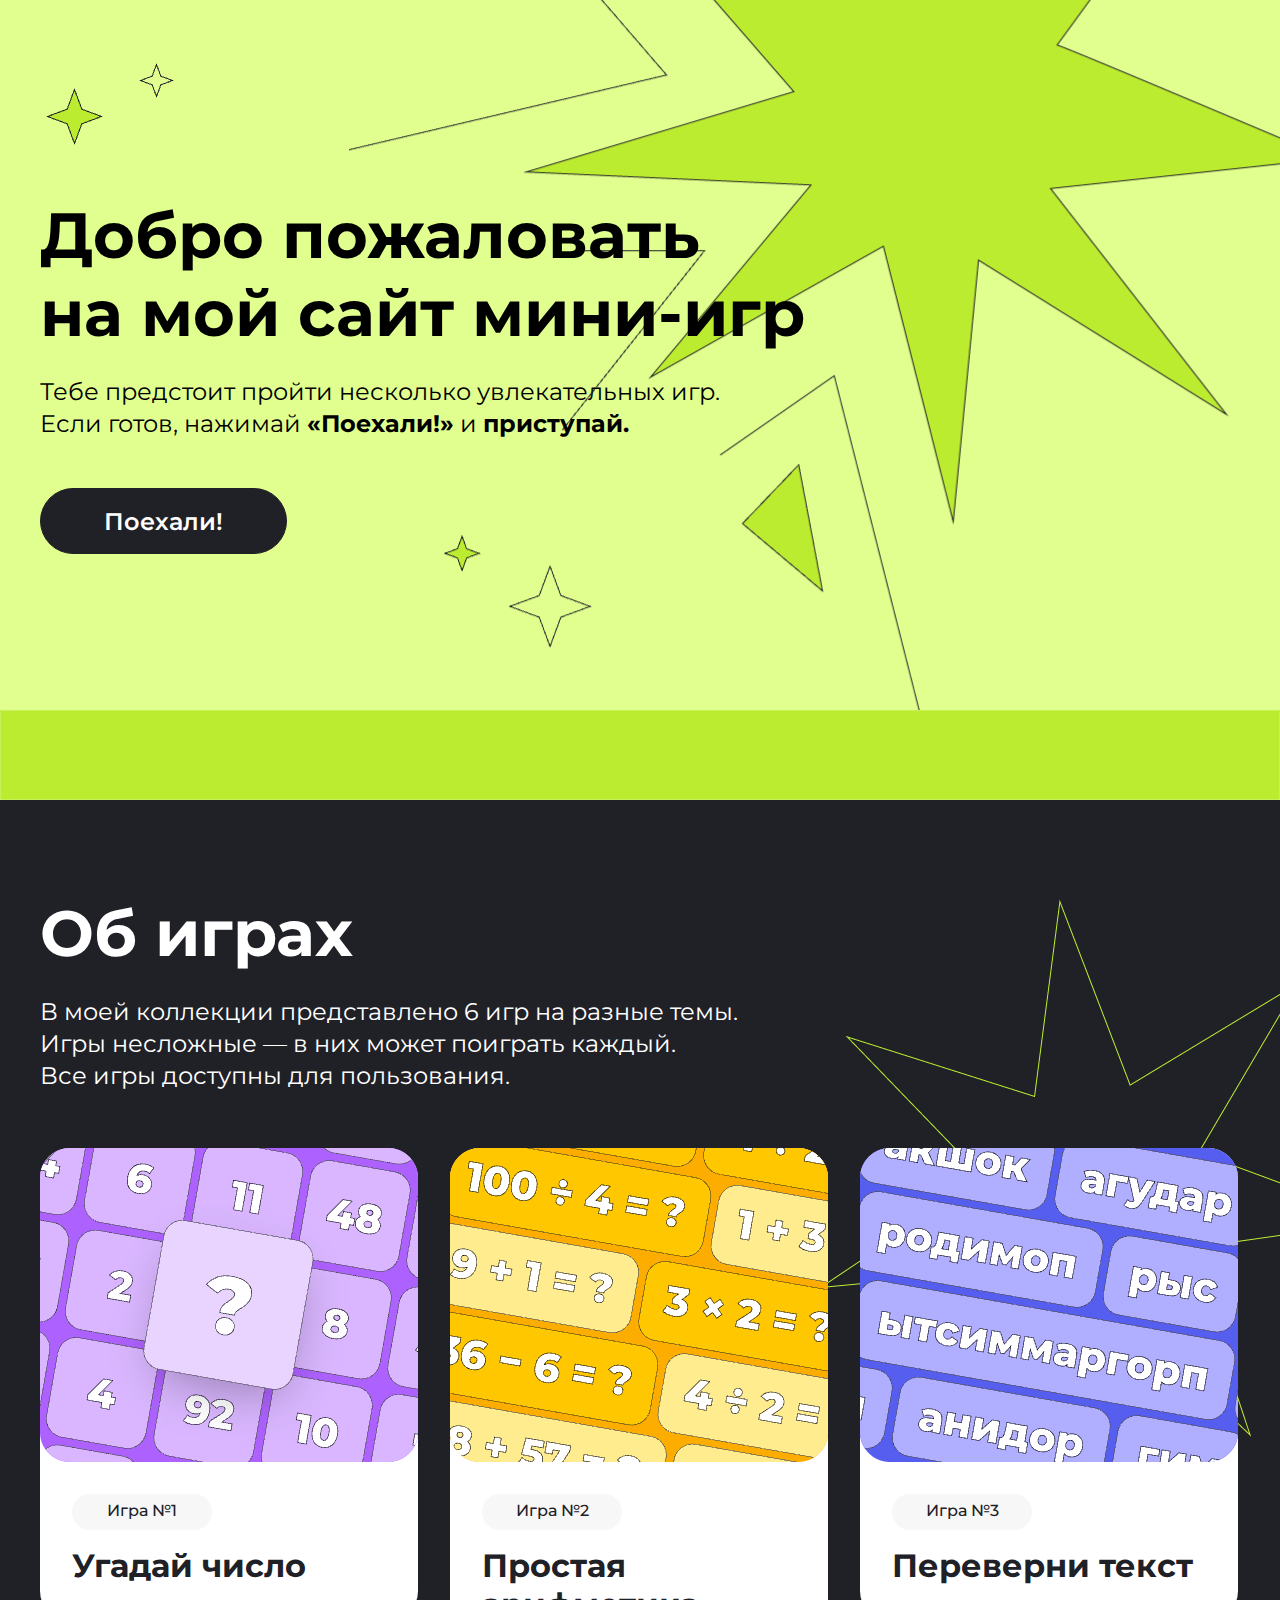
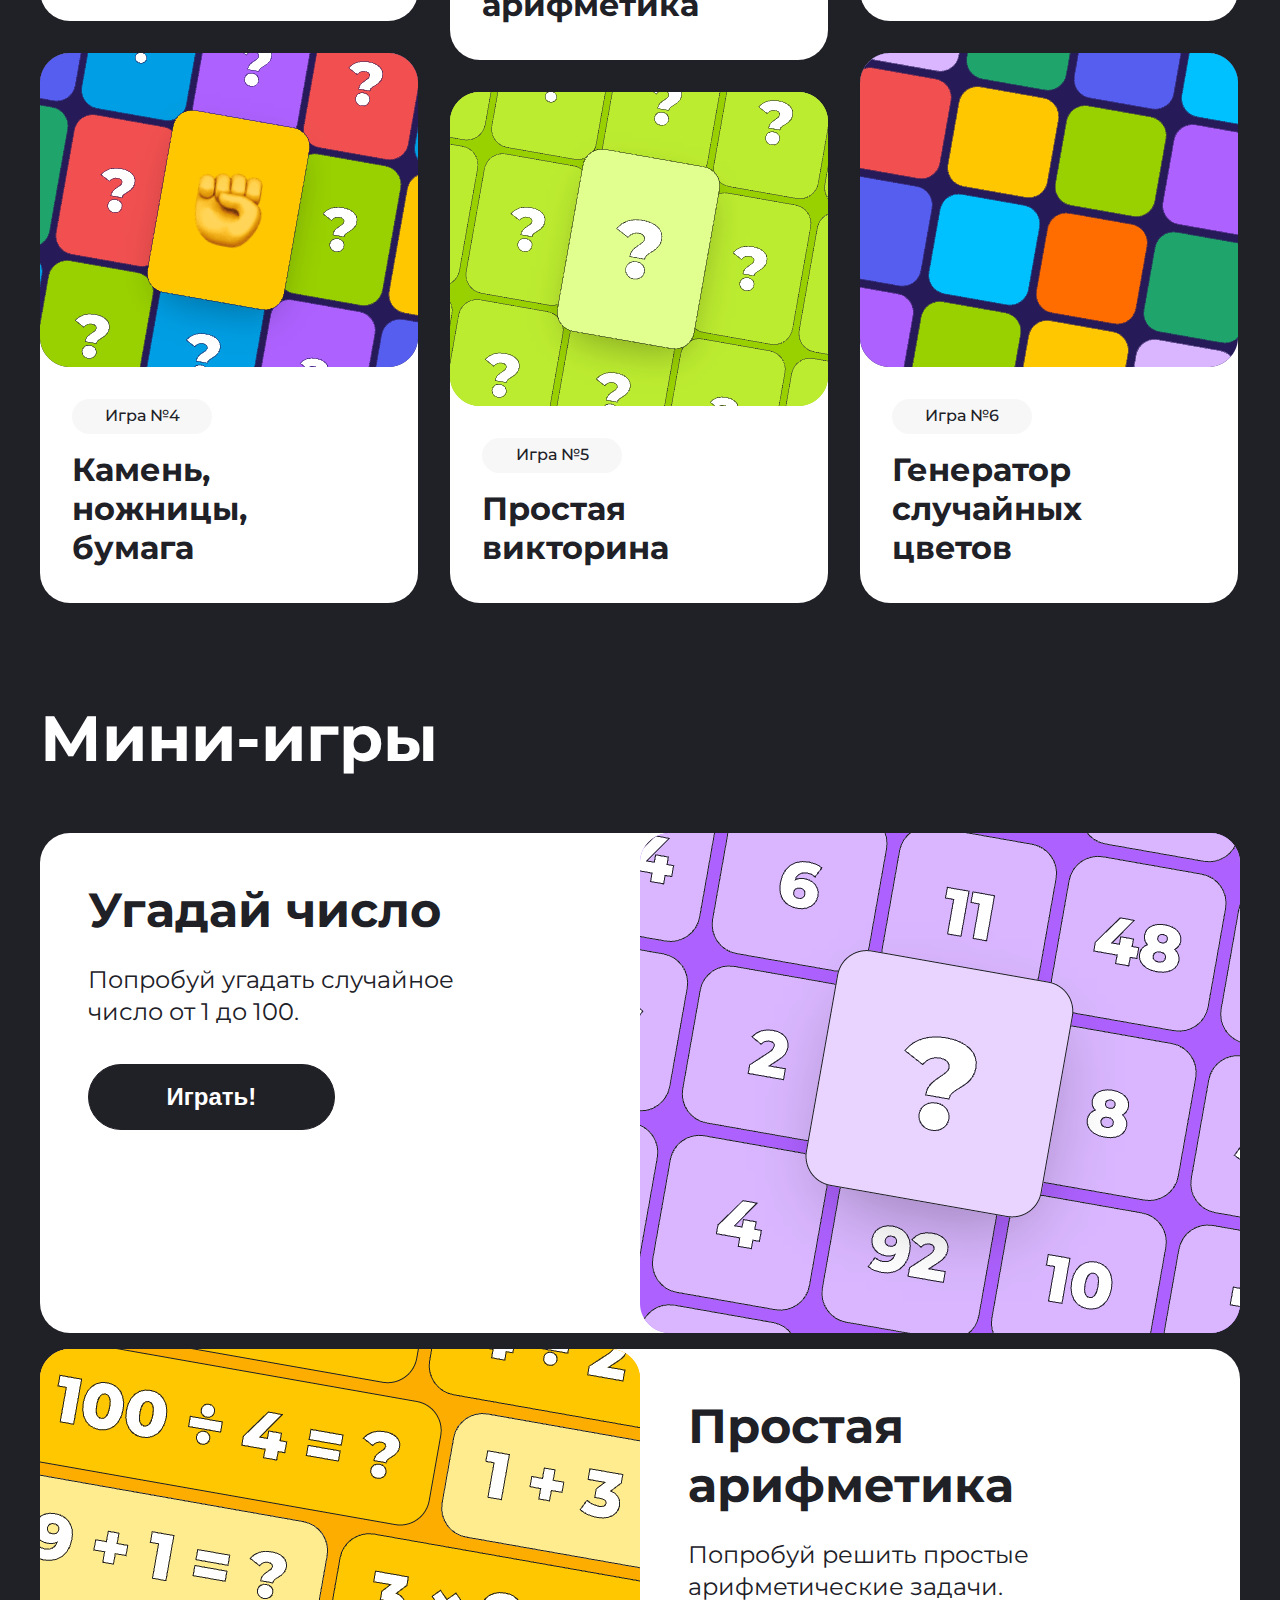
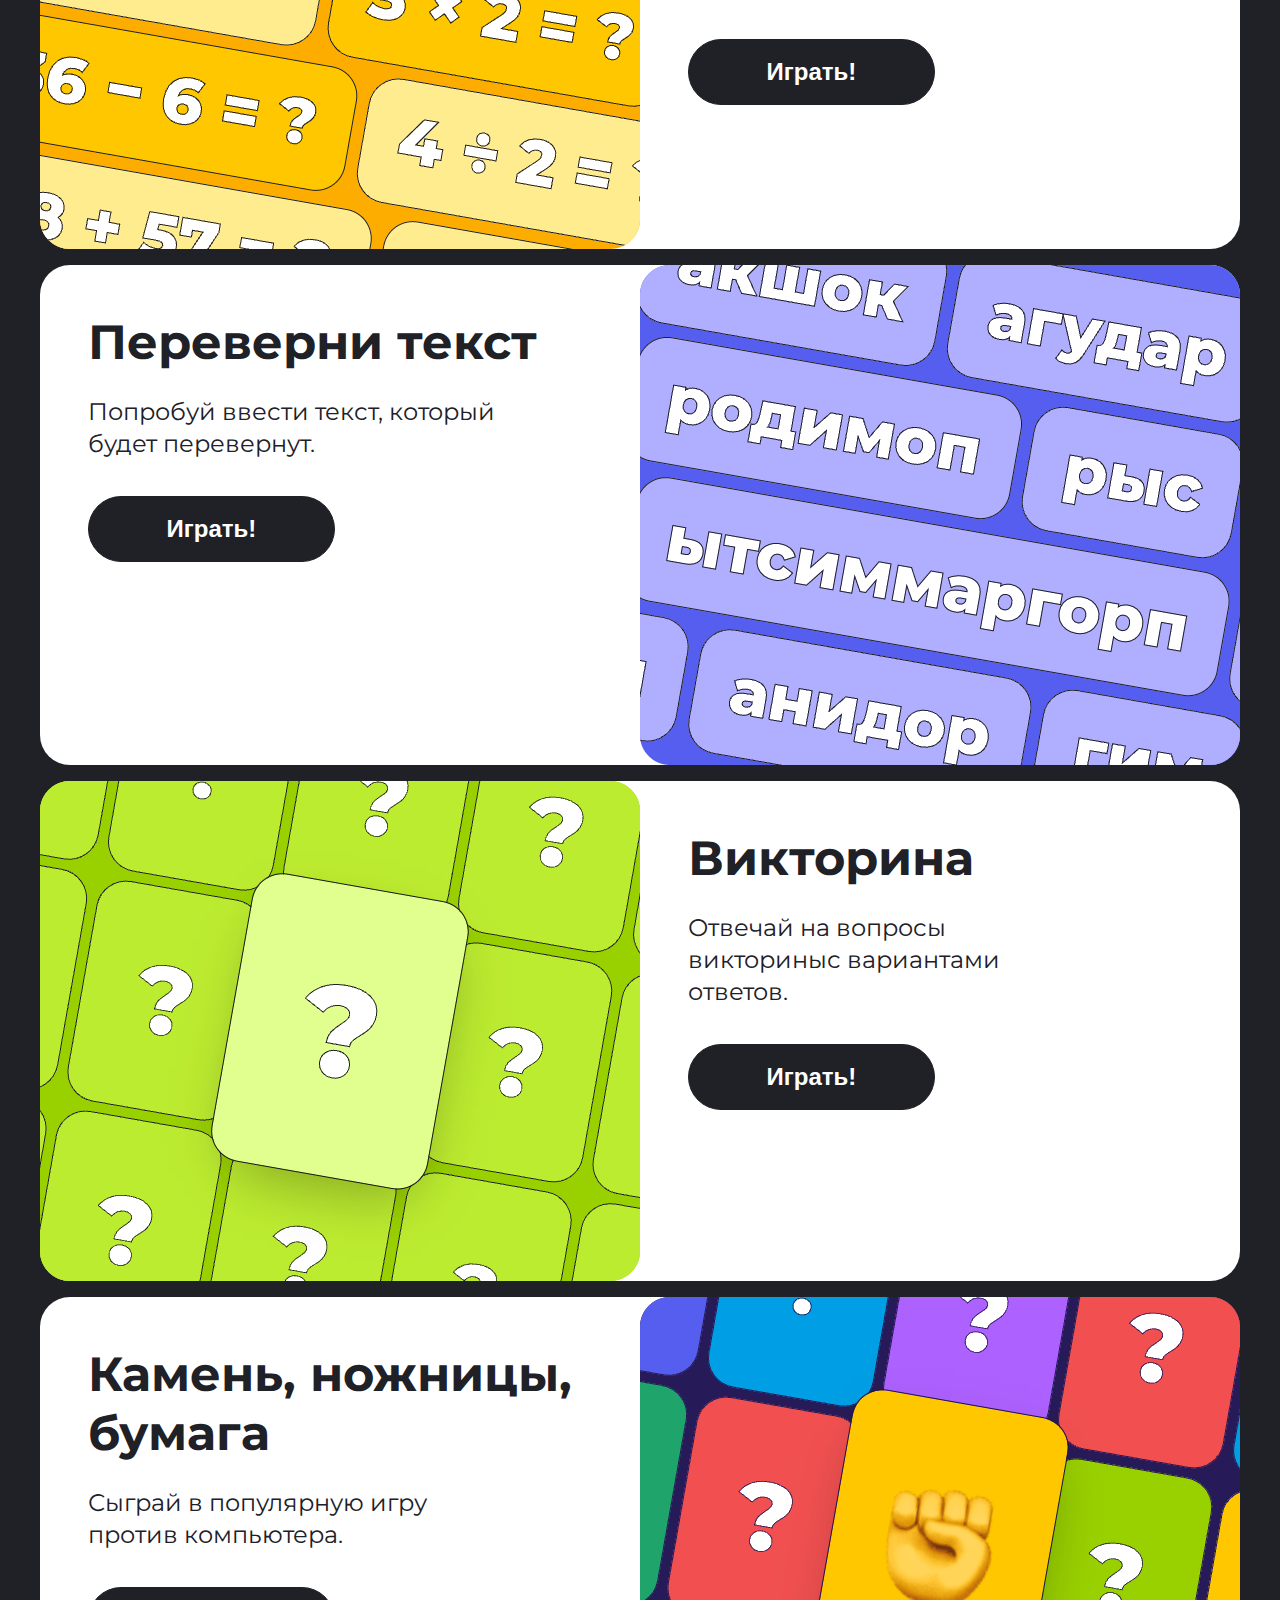
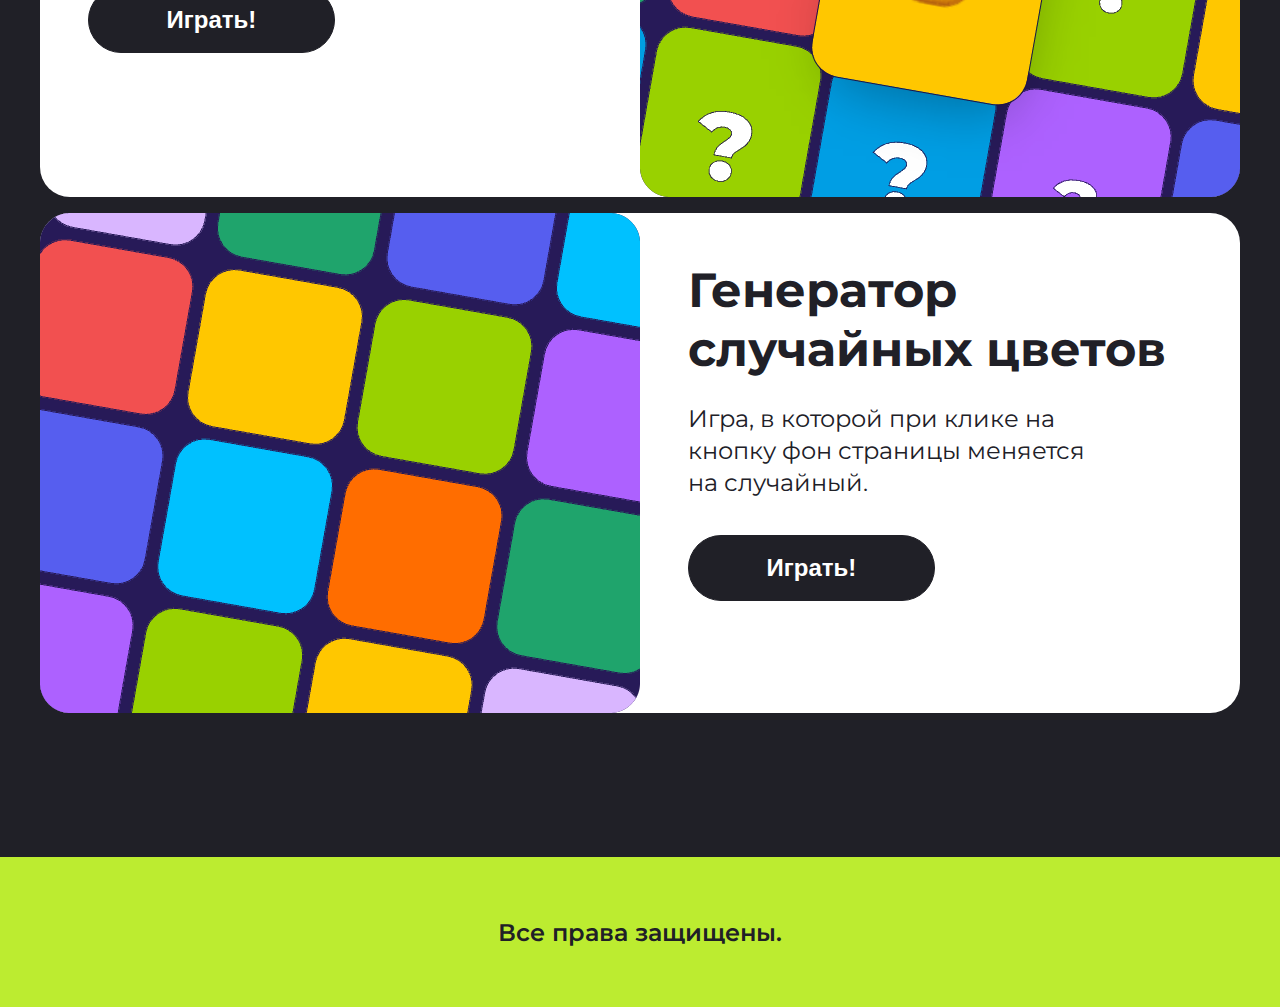
<file: index.html>
<!DOCTYPE html>
<html lang="en">
  <head>
    <meta charset="UTF-8" />
    <meta name="viewport" content="width=device-width, initial-scale=1.0" />
    <link rel="preconnect" href="https://fonts.googleapis.com" />
    <link rel="preconnect" href="https://fonts.gstatic.com" crossorigin />
    <link
      href="https://fonts.googleapis.com/css2?family=Montserrat:ital,wght@0,100..900;1,100..900&family=Poppins:ital,wght@0,100;0,200;0,300;0,400;0,500;0,600;0,700;0,800;0,900;1,100;1,200;1,300;1,400;1,500;1,600;1,700;1,800;1,900&display=swap"
      rel="stylesheet"
    />
    <title>Document</title>
    <link rel="stylesheet" href="style.css"/>
  </head>
  <body>
    <div class="top center">
      <header class="header">
        <h1 class="header__title">Добро пожаловать<br/>на мой сайт мини-игр</h1>
        <p class="header__tagline">Тебе предстоит пройти несколько увлекательных игр.<br />Если готов, нажимай <b>«Поехали!»</b> и <b>приступай.</b></p>
        <a href="#aboutGames" class="header__button">Поехали!</a>
      </header>
    </div>
    <!-- Бегущая стока -->
    <div class="running-line"></div>

    <section class="games center">
      <h1 class="games__title" id="aboutGames">Об играх</h1>
      <p class="games__tagline">В моей коллекции представлено 6 игр на разные темы.<br />Игры несложные — в них может поиграть каждый.<br />Все игры доступны для пользования.</p>

      <div class="games__cards">
        <div class="games__cardsBlock">
          <a href="#card1">
            <div class="games__card">
              <img class="games__pic" src="image/g1.png" alt="game1" />
              <p class="games__namber">Игра №1</p>
              <p class="games__name">Угадай число</p>
            </div>
          </a>
          <a href="#card4">
            <div class="games__card">
              <img class="games__pic" src="image/g4.png" alt="game1" />
              <p class="games__namber">Игра №4</p>
              <p class="games__name">Камень, ножницы,<br />бумага</p>
            </div>
          </a>
        </div>
        <div class="games__cardsBlock">
          <a href="#card2">
            <div class="games__card">
              <img class="games__pic" src="image/g2.png" alt="game1" />
              <p class="games__namber">Игра №2</p>
              <p class="games__name">Простая арифметика</p>
            </div>
          </a>
          <a href="#card5">
            <div class="games__card">
              <img class="games__pic" src="image/g5.png" alt="game1" />
              <p class="games__namber">Игра №5</p>
              <p class="games__name">Простая викторина</p>
            </div>
          </a>
        </div>
        <div class="games__cardsBlock">
          <a href="#card3">
            <div class="games__card">
              <img class="games__pic" src="image/g3.png" alt="game3" />
              <p class="games__namber">Игра №3</p>
              <p class="games__name">Переверни текст</p>
            </div>
          </a>
          <a href="#card6">
            <div class="games__card">
              <img class="games__pic" src="image/g6.png" alt="game6" />
              <p class="games__namber">Игра №6</p>
              <p class="games__name">Генератор случайных цветов</p>
            </div>
          </a>
        </div>
      </div>
    </section>

    <Section class="mini-games center">
      <h1 class="mini-games__title" id="aboutGames">Мини-игры</h1>

      <div class="mini-games__cards">
        <article class="mini-games__card mini-games__card_rever" id="card1">
          <div class="mini-games__menu">
            <p class="mini-games__name">Угадай число</p>
            <p class="mini-games__descr">Попробуй угадать случайное число от 1 до 100.</p>
            <button id="startButton" class="mini-games__button">Играть!</button>
          </div>
          <img class="mini-games__pic" src="image/game1.png" alt="game6"/>
        </article>
        <article class="mini-games__card" id="card2">
          <img class="mini-games__pic" src="image/game2.png" alt="game6"/>
          <div class="mini-games__menu">
            <p class="mini-games__name">Простая арифметика</p>
            <p class="mini-games__descr">Попробуй решить простые арифметические задачи.</p>
            <button class="mini-games__button">Играть!</button>
          </div>  
        </article>
        <article class="mini-games__card mini-games__card_rever" id="card3">
          <div class="mini-games__menu">
            <p class="mini-games__name">Переверни текст</p>
            <p class="mini-games__descr">Попробуй ввести текст, который будет перевернут.</p>
            <button class="mini-games__button">Играть!</button>
          </div>
          <img class="mini-games__pic" src="image/game3.png" alt="game6"/>
        </article>
        <article class="mini-games__card" id="card4">
          <img class="mini-games__pic" src="image/game4.png" alt="game6"/>
          <div class="mini-games__menu">
            <p class="mini-games__name">Викторина</p>
            <p class="mini-games__descr">Отвечай на вопросы викториныс вариантами ответов.</p>
            <button class="mini-games__button">Играть!</button>
          </div>
        </article>
        <article class="mini-games__card mini-games__card_rever" id="card5">
          <div class="mini-games__menu">
            <p class="mini-games__name">Камень, ножницы, бумага</p>
            <p class="mini-games__descr">Сыграй в популярную игру против компьютера.</p>
            <button class="mini-games__button">Играть!</button>
          </div>
          <img class="mini-games__pic" src="image/game5.png" alt="game6"/>
        </article>
        <article class="mini-games__card" id="card6">
          <img class="mini-games__pic" src="image/game6.png" alt="game6"/>
          <div class="mini-games__menu">
            <p class="mini-games__name">Генератор случайных цветов</p>
            <p class="mini-games__descr">Игра, в которой при клике на кнопку фон страницы меняется на случайный.</p>
            <button class="mini-games__button">Играть!</button>
          </div>
        </article>
      </div>
      
    </Section>
    <footer class="footer">
          <p class="footer__title">Все права защищены.</p>
    </footer>
    <script src="game.js"></script>
  </body>
</html>
</file>
<file: style.css>
* {
  margin: 0;
  padding: 0;
  scroll-behavior: smooth;
}

body {
  font-family: "Montserrat", sans-serif;
  font-optical-sizing: auto;
  font-weight: weight;
  font-style: normal;
}

a {
  text-decoration: none;
}

.top {
  height: 710px;
  background: rgb(225, 255, 143);
  background-image: url(image/stars1.png), url(image/Stars2.png);
  background-repeat: no-repeat, no-repeat;
  background-position: 170% 80%, 4% 10%;
}

.center {
  padding-left: calc(50% - 600px);
  padding-right: calc(50% - 600px);
}

.header {
  padding-top: 196px;
}
.header__title {
  font-size: 64px;
  font-weight: 700;
  line-height: 78px;
  padding-bottom: 24px;
}
.header__tagline {
  font-size: 24px;
  font-weight: 400;
  line-height: 32px;
  padding-bottom: 48px;
}
.header__button {
  display: block;
  width: 247px;
  height: 66px;
  box-sizing: border-box;
  border: 1px solid rgb(32, 32, 39);
  border-radius: 60px;
  background: rgb(32, 32, 39);
  display: flex;
  align-items: center;
  justify-content: center;
  color: rgb(255, 255, 255);
  font-size: 24px;
  font-weight: 600;
  transition: 1s;
}
.header__button:hover {
  background: rgb(255, 255, 255);
  color: rgb(32, 32, 39);
}

.running-line {
  box-sizing: border-box;
  border: 1px solid rgba(255, 255, 255, 0.2);
  -webkit-backdrop-filter: blur(50px);
          backdrop-filter: blur(50px);
  background: rgb(188, 236, 48);
  height: 90px;
}

.games {
  background: rgb(32, 32, 39);
  background-image: url(image/Stars3.png);
  background-position: 50% 10%;
  background-repeat: no-repeat;
  padding-top: 94px;
  padding-bottom: 50px;
}
.games__title {
  color: rgb(255, 255, 255);
  font-size: 64px;
  font-weight: 700;
  line-height: 78px;
  margin-bottom: 24px;
}
.games__tagline {
  color: rgb(255, 255, 255);
  font-size: 24px;
  font-weight: 400;
  line-height: 32px;
  margin-bottom: 56px;
}
.games__cards {
  display: flex;
  gap: 32px;
  flex-wrap: wrap;
}
.games__cardsBlock {
  display: flex;
  flex-direction: column;
  gap: 32px;
}
.games__card {
  max-width: 378px;
  display: flex;
  flex-direction: column;
  justify-content: flex-start;
  align-items: flex-start;
  gap: 10;
  border-radius: 30px;
  background-color: rgb(255, 255, 255);
  transition: 1s;
}
.games__card:hover {
  transform: scale(1.1);
}
.games__namber {
  color: rgb(32, 32, 39);
  font-size: 16px;
  font-weight: 500;
  line-height: 110%;
  margin: 32px 32px 0px 32px;
  display: flex;
  flex-direction: row;
  justify-content: center;
  align-items: center;
  padding: 8px 16px 10px 16px;
  border-radius: 52.58px;
  background: rgb(247, 247, 247);
  width: 108px;
}
.games__name {
  color: rgb(32, 32, 39);
  font-size: 32px;
  font-weight: 700;
  line-height: 39px;
  margin: 16px 32px 36px 32px;
}

.mini-games {
  background: rgb(32, 32, 39);
  background-image: url(image/stars-mini-games1.png), url(image/stars-mini-games2.png);
  background-position: 1300px 80px, 1249px 3366px;
  background-repeat: no-repeat, no-repeat;
  padding-top: 46px;
  padding-bottom: 144px;
}
.mini-games__title {
  color: rgb(255, 255, 255);
  font-size: 64px;
  font-weight: 700;
  line-height: 78px;
  margin-bottom: 56px;
}
.mini-games__cards {
  display: flex;
  flex-direction: column;
  gap: 16px;
}
.mini-games__pic {
  height: 100%;
}
.mini-games__card {
  display: flex;
  justify-content: space-between;
  border-radius: 30px;
  background-color: rgb(255, 255, 255);
}
.mini-games__menu {
  margin: 48px;
  width: 504px;
}
.mini-games__name {
  color: rgb(32, 32, 39);
  font-size: 48px;
  font-weight: 700;
  line-height: 59px;
  padding-bottom: 24px;
}
.mini-games__descr {
  color: rgb(32, 32, 39);
  max-width: 410px;
  font-size: 24px;
  font-weight: 400;
  line-height: 32px;
  padding-bottom: 36px;
}
.mini-games__button {
  width: 247px;
  height: 66px;
  box-sizing: border-box;
  border: 1px solid rgb(32, 32, 39);
  border-radius: 60px;
  background: rgb(32, 32, 39);
  display: flex;
  align-items: center;
  justify-content: center;
  color: rgb(255, 255, 255);
  font-size: 24px;
  font-weight: 600;
  line-height: 141.69%;
  text-align: center;
  transition: 1s;
}
.mini-games__button:hover {
  background: rgb(255, 255, 255);
  color: rgb(32, 32, 39);
}

.footer {
  background: rgb(188, 236, 48);
  height: 150px;
}
.footer__title {
  color: rgb(32, 32, 39);
  font-size: 24px;
  font-weight: 600;
  line-height: 29px;
  text-align: center;
  padding-top: 61px;
}

@media (max-width: 767px) {
  .center {
    padding-left: 16px;
    padding-right: 16px;
  }
  .top {
    background-image: url(image/star-mob1.png), url(image/star-mob2.png), url(image/star-mob3.png);
    background-repeat: no-repeat, no-repeat, no-repeat;
    background-position: 37px 64px, 220px -90px, 272px 580px;
  }
  .header {
    padding-top: 147px;
    text-align: center;
  }
  .header__title {
    font-size: 40px;
    line-height: 49px;
    text-align: center;
  }
  .header__tagline {
    font-size: 16px;
    line-height: 20px;
  }
  .header__button {
    width: 285px;
    height: 55px;
    font-size: 16px;
    margin-left: auto;
    margin-right: auto;
  }
  .running-line {
    height: 51.34px;
  }
  .games {
    display: none;
  }
  .mini-games {
    background-image: none;
    padding-bottom: 48px;
    padding-top: 48px;
  }
  .mini-games__title {
    font-size: 40px;
    line-height: 49px;
    margin-bottom: 48px;
  }
  .mini-games__card {
    display: flex;
    flex-direction: column;
  }
  .mini-games__card_rever {
    display: flex;
    flex-direction: column-reverse;
  }
  .mini-games__menu {
    margin: 32px;
    max-width: 275px;
  }
  .mini-games__pic {
    width: 100%;
  }
  .mini-games__name {
    font-size: 32px;
    line-height: 39px;
    padding-bottom: 16px;
  }
  .mini-games__descr {
    font-size: 16px;
    line-height: 20px;
    padding-bottom: 32px;
  }
  .mini-games__button {
    width: 285px;
    height: 55px;
    font-size: 16px;
  }
  .footer {
    height: 100px;
  }
  .footer__title {
    font-size: 16px;
    line-height: 20px;
    padding-top: 40px;
  }
}/*# sourceMappingURL=style.css.map */
</file>
